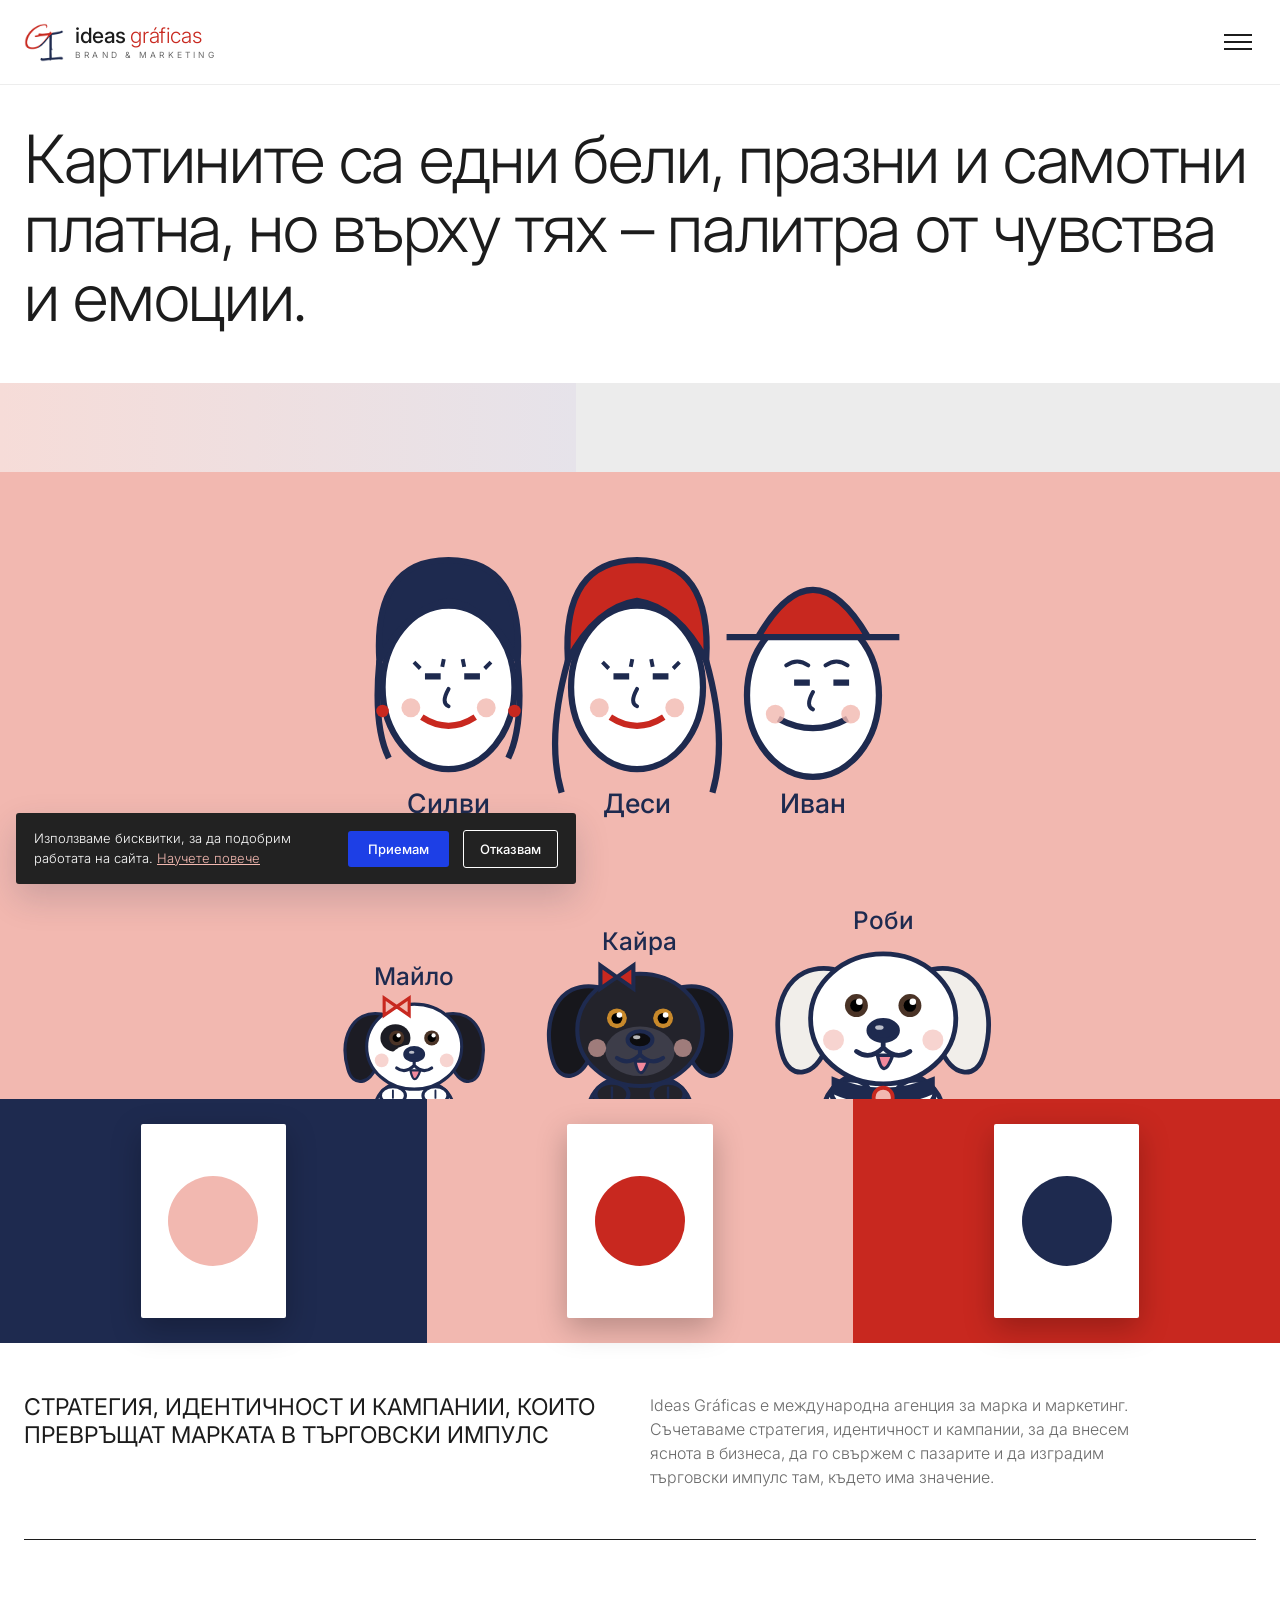
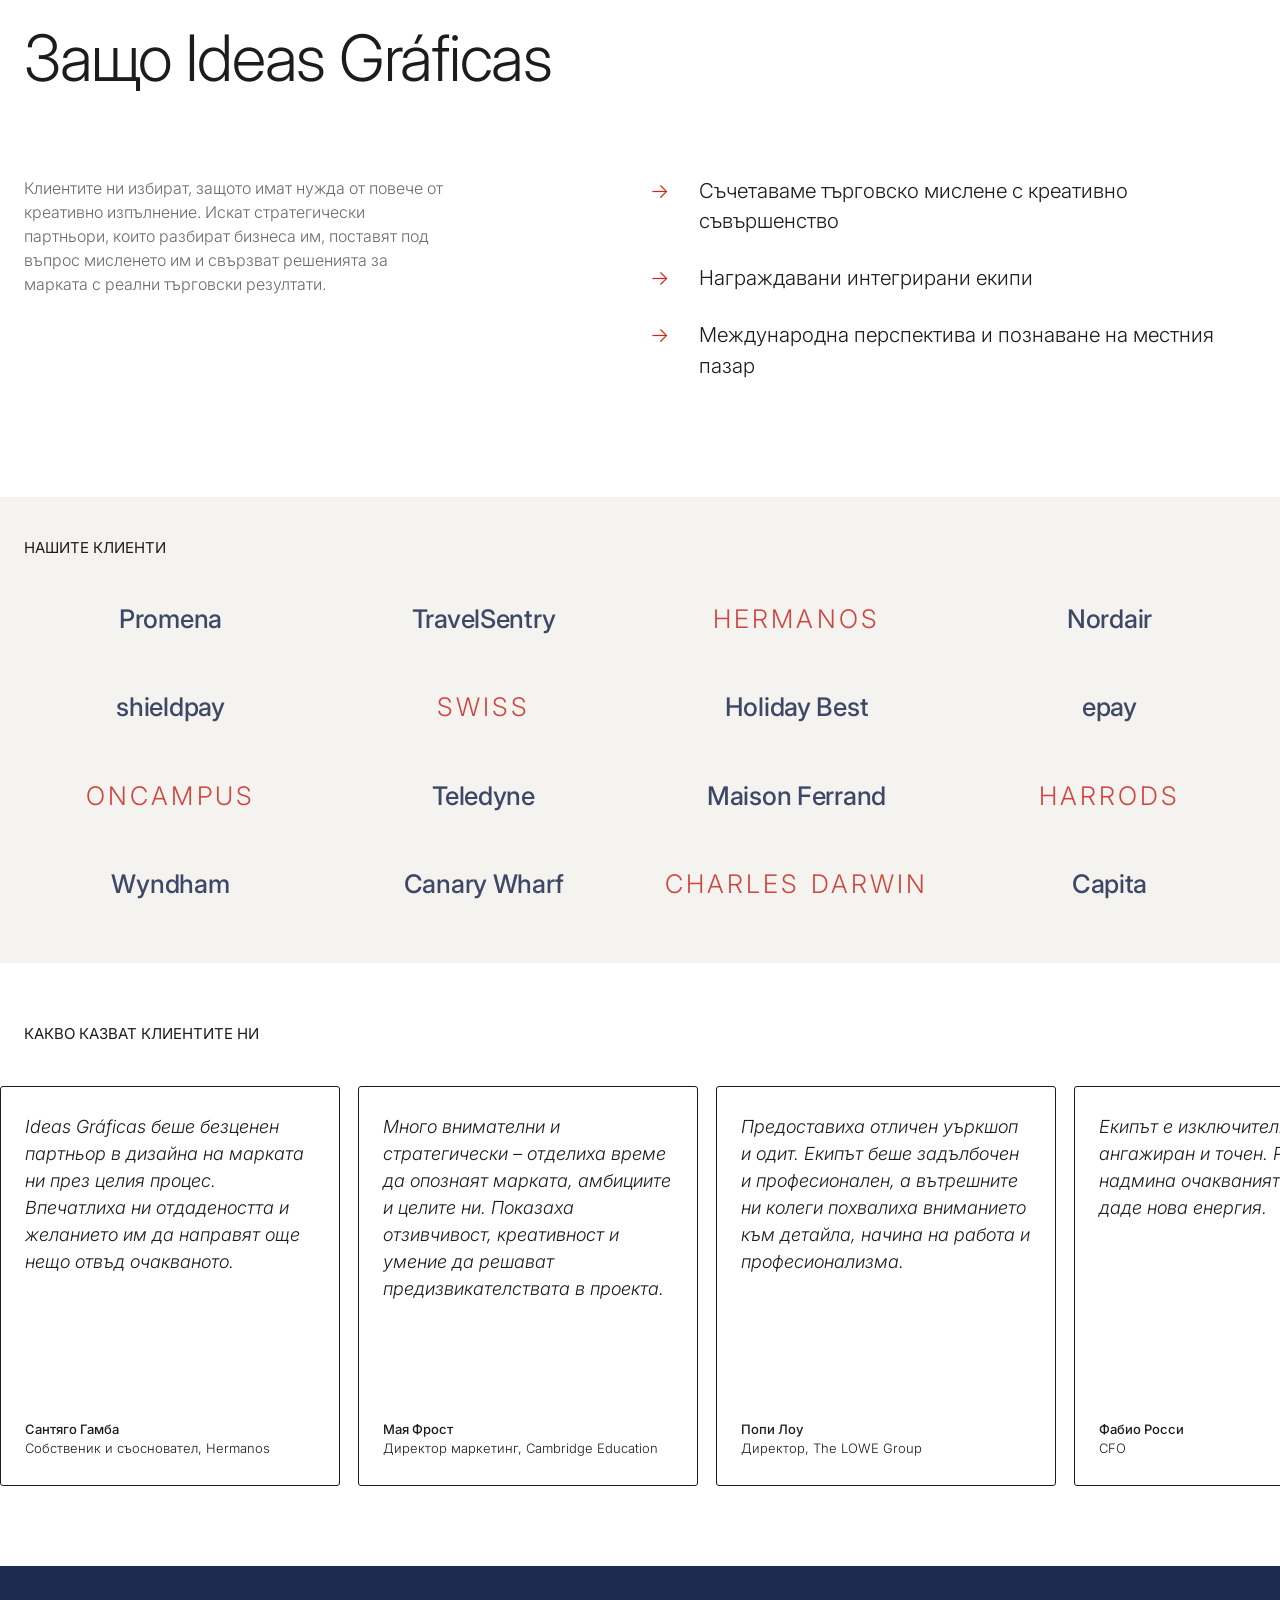
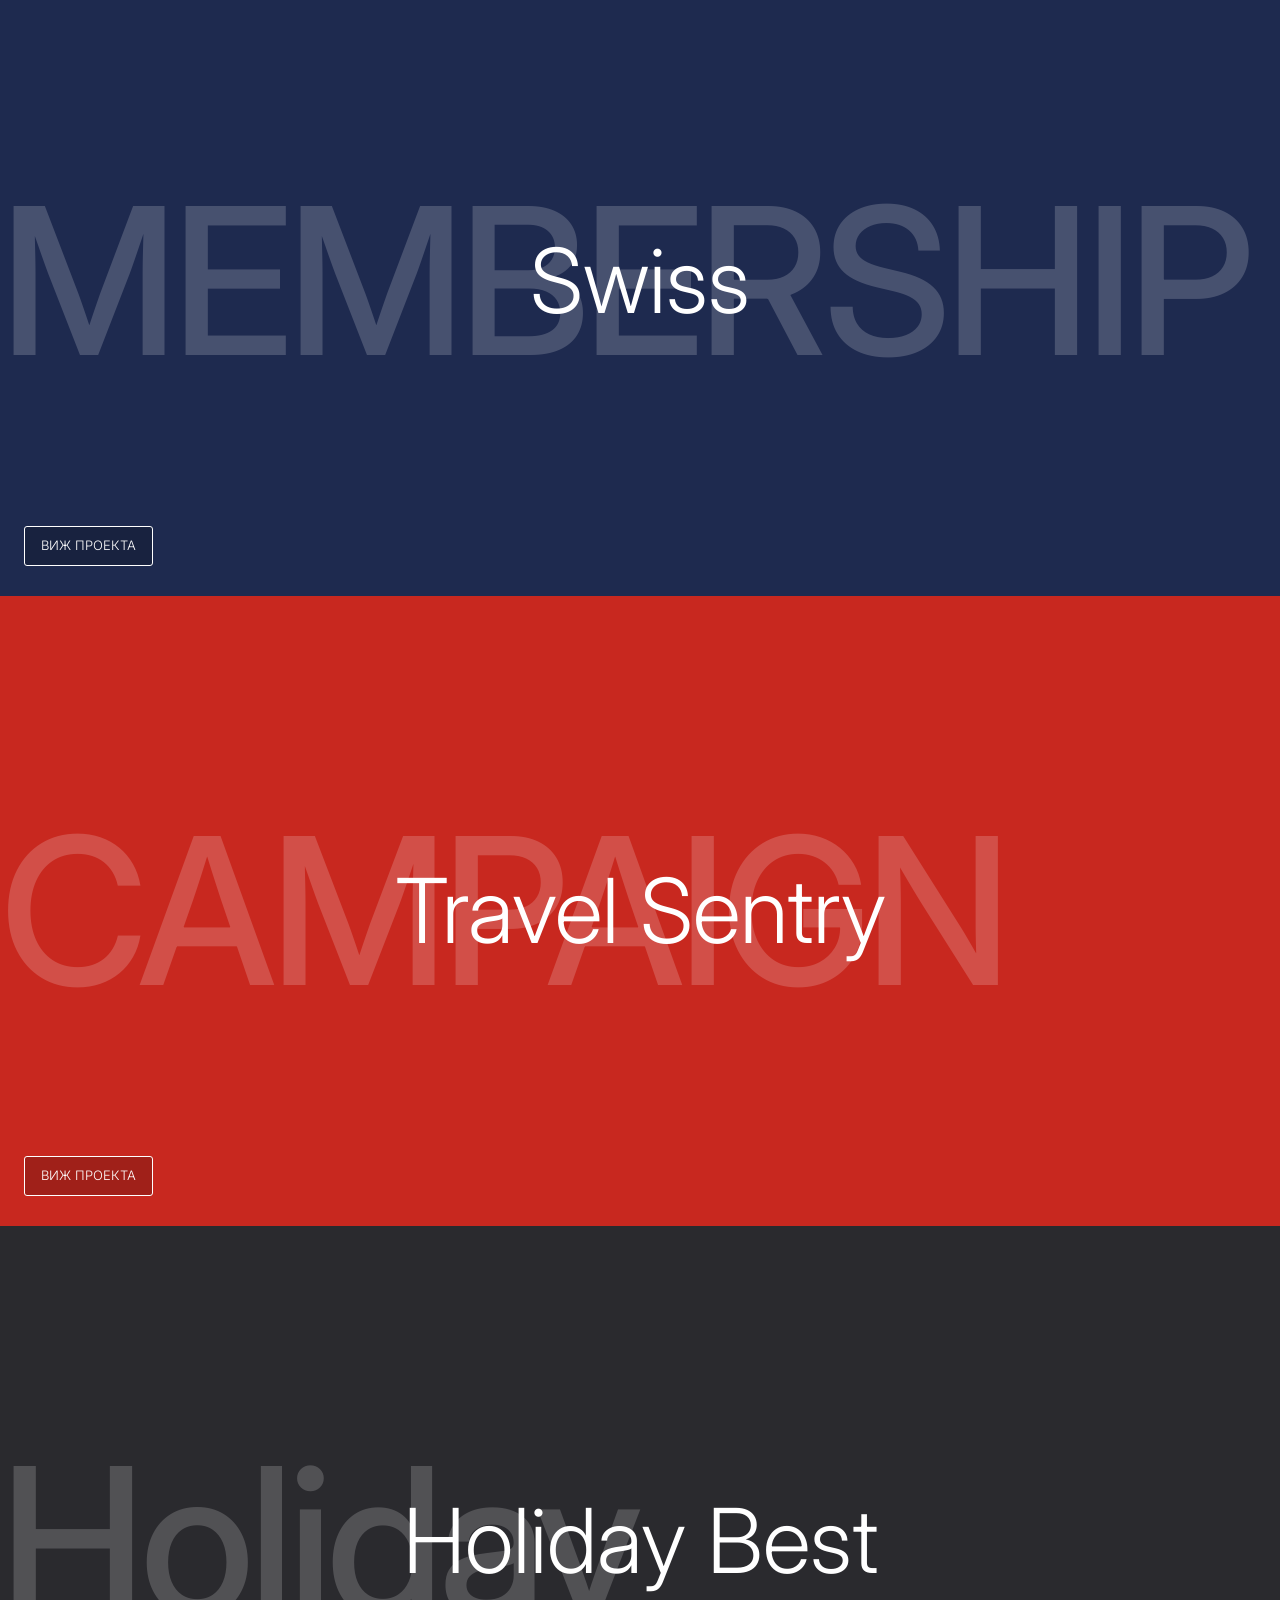
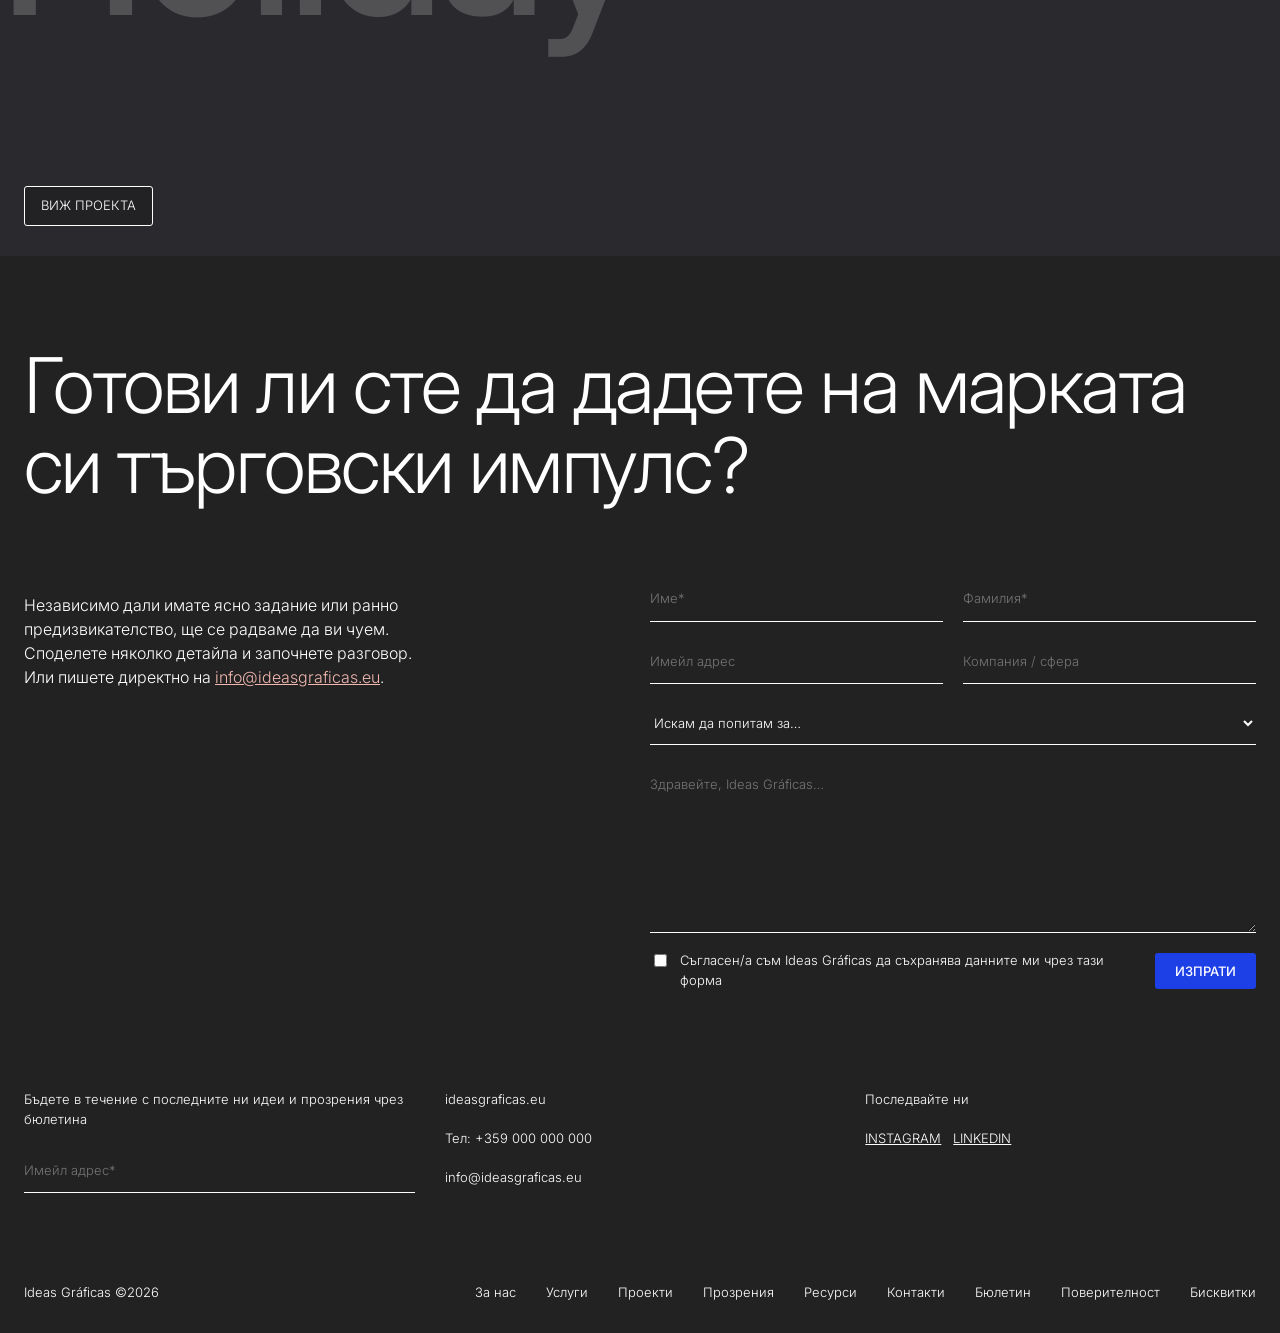
<file: index.html>
<!DOCTYPE html>
<html lang="bg"><head><meta charset="utf-8">
<meta name="viewport" content="width=device-width, initial-scale=1, viewport-fit=cover">
<title>Ideas Gráficas – Идентичност, кампании и маркетинг за вашата марка</title>
<meta name="description" content="Ideas Gráficas е агенция за марка и маркетинг: стратегия, идентичност, дизайн и кампании, които превръщат марката в търговски импулс.">
<meta name="theme-color" content="#1E2A4F">
<meta property="og:type" content="website"><meta property="og:title" content="Ideas Gráficas – марка и маркетинг"><meta property="og:description" content="Стратегия, идентичност и кампании, които превръщат марката в търговски импулс."><meta property="og:url" content="https://ideasgraficas.eu/">
<link rel="canonical" href="https://ideasgraficas.eu/"><link rel="icon" href="favicon.png" type="image/png">
<script type="application/ld+json">{"@context":"https://schema.org","@type":"Organization","name":"Ideas Gráficas","url":"https://ideasgraficas.eu","email":"info@ideasgraficas.eu"}</script>
<link href="https://fonts.googleapis.com/css2?family=Inter:wght@300;400;500&display=swap" rel="stylesheet">
<link rel="stylesheet" href="css/style.css"></head><body>
<header><a class="logo" href="#"><i class="mark" aria-hidden="true"></i><span><em>ideas <b>gráficas</b></em><small>Brand &amp; Marketing</small></span></a><button class="burger" aria-label="Меню" aria-expanded="false" aria-controls="menu" onclick="m(1)"><i></i><i></i><i></i></button></header>
<div id="menu"><button class="x" onclick="m(0)" aria-label="Затвори">×</button>
<div class="mg"><nav class="l"><a href="#" onclick="m(0)">За нас</a><a href="#proekti" onclick="m(0)">Проекти</a><a href="#resursi" onclick="m(0)">Прозрения</a><a href="#kontakt" onclick="m(0)">Контакти</a><a href="#resursi" onclick="m(0)">Ресурси</a></nav>
<div class="cols"><div><h4>Стратегия</h4><a href="#">Марков курс</a><a href="#">Позициониране</a><a href="#">Наименуване</a><a href="#">Послания</a><a href="#">Тон на комуникация</a><a href="#">Марково изживяване</a><a href="#">Employer branding</a></div>
<div><h4>Дизайн</h4><a href="#">Идентичност и дизайн</a><a href="#">Фирмени материали</a><a href="#">Дизайн на опаковки</a><a href="#">Визуален стил</a><a href="#">Уеб дизайн</a><a href="#">Кампании</a></div>
<div><h4>Маркетинг</h4><a href="#">Международен маркетинг</a><a href="#">Дигитален маркетинг</a><a href="#">Маркетинг по акаунти</a><a href="#">Медия планиране</a><a href="#">Анализ на аудиторията</a><a href="#">Съдържание</a><a href="#">Копирайтинг</a><a href="#">Преводи</a></div></div></div>
<div class="menuimg"><div class="bag"><i class="mark"></i>IDEAS<br>GRÁFICAS</div></div></div>

<main id="home"><div class="w"><h1 style="font-size:clamp(28px,5.2vw,82px)">Картините са едни бели, празни и самотни платна, но върху тях – палитра от чувства и емоции.</h1></div>
<div class="hero0"></div><div class="hero2"><svg viewBox="-48 0 400 220"><g fill="none" stroke="#1E2A4F" stroke-width="4"><ellipse cx="30" cy="125" rx="42" ry="52" fill="#fff"/><path d="M-14 108q-4-64 44-64q48 0 44 64q-18-34-44-38q-26 4-44 38Z" fill="#1E2A4F"/><path d="M-14 108q-4 42 6 62M74 108q4 42-6 62"/><path d="M13 144q17 11 34 0" stroke="#C8281F"/><path d="M15 118h10M40 118h10"/><path d="M12 113l-4-4M26 112l1-5M40 112l-1-5M53 113l4-4" stroke-width="2.5"/><circle cx="-12" cy="140" r="4" fill="#C8281F" stroke="none"/><circle cx="72" cy="140" r="4" fill="#C8281F" stroke="none"/><ellipse cx="150" cy="125" rx="42" ry="52" fill="#fff"/><path d="M106 108q-4-64 44-64q48 0 44 64q-18-34-44-38q-26 4-44 38Z" fill="#C8281F"/><path d="M106 108q-14 50-4 84M194 108q14 50 4 84"/><path d="M133 144q17 11 34 0" stroke="#C8281F"/><path d="M132 113l-4-4M146 112l1-5M160 112l-1-5M173 113l4-4" stroke-width="2.5"/><ellipse cx="262" cy="130" rx="42" ry="52" fill="#fff"/><path d="M207 93h110M227 93q35-60 70 0" fill="#C8281F"/><path d="M240 145q22 12 44 0"/><path d="M135 118h10M160 118h10M250 122h10M275 122h10"/></g><g stroke="none" fill="#F2B8B0" opacity=".8"><circle cx="6" cy="138" r="6"/><circle cx="54" cy="138" r="6"/><circle cx="126" cy="138" r="6"/><circle cx="174" cy="138" r="6"/><circle cx="238" cy="142" r="6"/><circle cx="286" cy="142" r="6"/></g><path d="M30 126q-5 9 0 11M150 126q-5 9 0 11M262 128q-5 9 0 11M245 111q7-5 14 0M270 111q7-5 14 0" fill="none" stroke="#1E2A4F" stroke-width="2.5" stroke-linecap="round"/><g fill="#1E2A4F" font-family="Inter,Arial,sans-serif" font-size="17" font-weight="500" text-anchor="middle"><text x="30" y="205">Силви</text><text x="150" y="205">Деси</text><text x="262" y="205">Иван</text></g></svg><svg style="display:none" viewBox="0 0 300 200"><g fill="none" stroke="#1E2A4F" stroke-width="5"><circle cx="105" cy="105" r="48" fill="#F2B8B0"/><circle cx="195" cy="105" r="48" fill="#F2B8B0"/><path d="M45 70h120M135 70h120"/><path d="M85 125q20 15 40 0M175 125q20 15 40 0"/></g><circle cx="90" cy="100" r="5" fill="#C8281F"/><circle cx="120" cy="100" r="5" fill="#C8281F"/><circle cx="180" cy="100" r="5" fill="#C8281F"/><circle cx="210" cy="100" r="5" fill="#C8281F"/></svg></div>
<div class="pups"><svg viewBox="0 0 600 140" preserveAspectRatio="xMidYMax meet" role="img" aria-label="Майло, Кайра и Роби"><defs><g id="pp" stroke="#1E2A4F" stroke-width="2.5" stroke-linejoin="round" stroke-linecap="round"><ellipse cy="6" rx="31" ry="22" fill="var(--c)"/><path d="M-26 -68C-50 -72 -60 -48 -53 -24C-49 -9 -35 -12 -30 -27Z" fill="var(--e)"/><path d="M26 -68C50 -72 60 -48 53 -24C49 -9 35 -12 30 -27Z" fill="var(--e)"/><ellipse cy="-42" rx="38" ry="34" fill="var(--c)"/><ellipse cx="-15" cy="-49" rx="12" ry="11" fill="var(--p,none)" stroke="none"/><ellipse cy="-29" rx="21" ry="15" fill="var(--m)" stroke="none"/><circle cx="-26" cy="-31" r="5.5" fill="#F2B8B0" opacity=".6" stroke="none"/><circle cx="26" cy="-31" r="5.5" fill="#F2B8B0" opacity=".6" stroke="none"/><g stroke="none"><circle cx="-14" cy="-49" r="6" fill="var(--i)"/><circle cx="14" cy="-49" r="6" fill="var(--i)"/><circle cx="-14" cy="-49" r="3.3" fill="#000"/><circle cx="14" cy="-49" r="3.3" fill="#000"/><circle cx="-12.5" cy="-51" r="1.7" fill="#fff"/><circle cx="15.5" cy="-51" r="1.7" fill="#fff"/></g><path d="M-3 -23q3 14 8 0z" fill="#F2889b" stroke-width="1.8"/><path d="M0 -33v6M0 -27q-7 7-14 2M0 -27q7 7 14 2" fill="none"/><ellipse cy="-36" rx="7.5" ry="5.2" fill="var(--n,#1E2A4F)"/><ellipse cx="-2" cy="-37.5" rx="2.2" ry="1.2" fill="#fff" stroke="none" opacity=".7"/><ellipse cx="-17" cy="-3" rx="10" ry="7" fill="var(--c)"/><ellipse cx="17" cy="-3" rx="10" ry="7" fill="var(--c)"/><path d="M-17 -7v6M17 -7v6" stroke-width="1.5" fill="none"/></g></defs><g transform="translate(170 140) scale(.72)" style="--c:#fff;--e:#1c1c24;--m:#fff;--p:#1c1c24;--i:#4a3326"><use href="#pp"/><path d="M-14 -74l-10-7v14zM-14 -74l10-7v14z" fill="#F2B8B0" stroke="#C8281F" stroke-width="2.5"/></g><g transform="translate(300 140) scale(.95)" style="--c:#23232b;--e:#17171c;--m:#3d3d49;--i:#c8892b;--n:#0d0d10"><use href="#pp"/><path d="M-14 -74l-10-7v14zM-14 -74l10-7v14z" fill="#C8281F" stroke="#1E2A4F" stroke-width="2.5"/></g><g transform="translate(440 140) scale(1.1)" style="--c:#fff;--e:#f1eeea;--m:#fff;--i:#4a3326"><use href="#pp"/><path d="M-27 -12q27 12 54 0v9q-27 12-54 0z" fill="#1E2A4F"/><circle cy="-1" r="5" fill="#F2B8B0" stroke="#C8281F" stroke-width="2"/></g><g font-family="Inter,Arial,sans-serif" font-size="14" font-weight="500" fill="#1E2A4F" text-anchor="middle"><text x="170" y="74">Майло</text><text x="300" y="54">Кайра</text><text x="440" y="42">Роби</text></g></svg></div>
<div class="band"><div class="a"><i></i></div><div class="b"><i></i></div><div class="c"><i></i></div></div>
<div class="w"><div class="intro"><h2>Стратегия, идентичност и кампании, които превръщат марката в търговски импулс</h2><p>Ideas Gráficas е международна агенция за марка и маркетинг. Съчетаваме стратегия, идентичност и кампании, за да внесем яснота в бизнеса, да го свържем с пазарите и да изградим търговски импулс там, където има значение.</p></div>
<section class="why"><h2>Защо Ideas Gráficas</h2><div class="wg"><p>Клиентите ни избират, защото имат нужда от повече от креативно изпълнение. Искат стратегически партньори, които разбират бизнеса им, поставят под въпрос мисленето им и свързват решенията за марката с реални търговски резултати.</p><ul><li>Съчетаваме търговско мислене с креативно съвършенство</li><li>Награждавани интегрирани екипи</li><li>Международна перспектива и познаване на местния пазар</li></ul></div></section></div>
<section class="cl"><h3>Нашите клиенти</h3><div class="logos"><span>Promena</span><span>TravelSentry</span><span>Hermanos</span><span>Nordair</span><span>shieldpay</span><span>Swiss</span><span>Holiday Best</span><span>epay</span><span>OnCampus</span><span>Teledyne</span><span>Maison Ferrand</span><span>Harrods</span><span>Wyndham</span><span>Canary Wharf</span><span>Charles Darwin</span><span>Capita</span></div></section>
<section class="tt"><h3>Какво казват клиентите ни</h3><div class="sc">
<blockquote>Ideas Gráficas беше безценен партньор в дизайна на марката ни през целия процес. Впечатлиха ни отдадеността и желанието им да направят още нещо отвъд очакваното.<cite><b>Сантяго Гамба</b>Собственик и съосновател, Hermanos</cite></blockquote>
<blockquote>Много внимателни и стратегически – отделиха време да опознаят марката, амбициите и целите ни. Показаха отзивчивост, креативност и умение да решават предизвикателствата в проекта.<cite><b>Мая Фрост</b>Директор маркетинг, Cambridge Education</cite></blockquote>
<blockquote>Предоставиха отличен уъркшоп и одит. Екипът беше задълбочен и професионален, а вътрешните ни колеги похвалиха вниманието към детайла, начина на работа и професионализма.<cite><b>Попи Лоу</b>Директор, The LOWE Group</cite></blockquote>
<blockquote>Екипът е изключително ангажиран и точен. Резултатът надмина очакванията ни и ни даде нова енергия.<cite><b>Фабио Росси</b>CFO</cite></blockquote></div></section>
<section id="proekti"><div class="pj p1"><div class="bg">MEMBERSHIP</div><h2>Swiss</h2><a class="btn" href="#">Виж проекта</a></div>
<div class="pj p2"><div class="bg">CAMPAIGN</div><h2>Travel Sentry</h2><a class="btn" href="#">Виж проекта</a></div>
<div class="pj p3"><div class="bg">Holiday</div><h2>Holiday Best</h2><a class="btn" href="#">Виж проекта</a></div></section></main>

<main id="res"><div class="w res"><p class="lab" style="margin-top:50px">Ресурси</p><h1 style="margin-top:20px">Полезни идеи, преди да станат очевидни.</h1>
<div class="intro" style="border-bottom:1px solid var(--line)"><h2>Доклади и гледни точки за марки, пред които стои следващото</h2><p>Гледаме отвъд следващия тренд и питаме какво наистина се променя, защо е важно и какво могат да направят марките, за да останат полезни, надеждни и напред.</p></div>
<div class="filt"><div>Всички категории ↓</div><div></div><div style="text-align:right">→</div></div>
<div class="cards">
<div class="card"><div class="im k1"><span>Идентичност</span><span>Послания</span><span>Стратегия</span><span>Опаковки</span></div><div class="m"><span>29.06.26</span><span>3 мин четене</span></div><h3>Защо всички мислят, че марката ти е измама</h3></div>
<div class="card"><div class="im k2"><span>Идентичност</span><span>Послания</span><span>Стратегия</span><span>Опаковки</span></div><div class="m"><span>29.06.26</span><span>2 мин четене</span></div><h3>Спри да продаваш кафе. Започни да притежаваш моменти.</h3></div>
<div class="card"><div class="im k3"><span>Идентичност</span><span>Послания</span><span>Стратегия</span><span>Опаковки</span></div><div class="m"><span>23.04.26</span><span>2 мин четене</span></div><h3>Спри да обясняваш. Започни да значиш нещо.</h3></div>
<div class="card"><div class="im"><span>Стратегия</span></div><div class="m"><span>11.02.26</span><span>3 мин четене</span></div><h3>Futures: продукти за свят, който купува по-малко</h3></div>
<div class="card"><div class="im"><span>Стратегия</span></div><div class="m"><span>03.02.26</span><span>3 мин четене</span></div><h3>Какво се случва, когато хората купуват по-малко?</h3></div>
<div class="card"><div class="im"><span>Стратегия</span></div><div class="m"><span>18.11.25</span><span>3 мин четене</span></div><h3>Futures: оформяне на следващата ера в пътуванията</h3></div></div>
<div class="pg"><span>←</span><span class="on">1</span><span>2</span><span>→</span></div></div></main>

<section class="cta" id="kontakt"><h2>Готови ли сте да дадете на марката си търговски импулс?</h2>
<div class="cg"><p style="max-width:420px">Независимо дали имате ясно задание или ранно предизвикателство, ще се радваме да ви чуем. Споделете няколко детайла и започнете разговор. Или пишете директно на <a href="mailto:info@ideasgraficas.eu">info@ideasgraficas.eu</a>.</p>
<form onsubmit="event.preventDefault();this.querySelector('.send').textContent='Изпратено ✓'"><input placeholder="Име*" required><input placeholder="Фамилия*" required><input type="email" placeholder="Имейл адрес"><input placeholder="Компания / сфера">
<select class="full"><option>Искам да попитам за…</option><option>Стратегия</option><option>Дизайн</option><option>Маркетинг</option></select>
<textarea placeholder="Здравейте, Ideas Gráficas…"></textarea>
<div class="full" style="display:flex;justify-content:space-between;gap:20px;align-items:center"><label class="c"><input type="checkbox" required> Съгласен/а съм Ideas Gráficas да съхранява данните ми чрез тази форма</label><button class="send">ИЗПРАТИ</button></div></form></div></section>
<div id="ck" role="dialog" aria-label="Бисквитки"><p>Използваме бисквитки, за да подобрим работата на сайта. <a href="#">Научете повече</a></p><button class="send" onclick="ck()">Приемам</button><button class="ghost" onclick="ck()">Отказвам</button></div>
<footer><div class="fg"><div>Бъдете в течение с последните ни идеи и прозрения чрез бюлетина<br><br><input type="email" placeholder="Имейл адрес*"></div><div>ideasgraficas.eu<br><br>Тел: +359 000 000 000<br><br>info@ideasgraficas.eu</div><div>Последвайте ни<br><br><a href="#">INSTAGRAM</a> &nbsp; <a href="#">LINKEDIN</a></div></div>
<div class="fl"><span>Ideas Gráficas ©2026</span><div><a href="#">За нас</a><a href="#">Услуги</a><a href="#proekti">Проекти</a><a href="#resursi">Прозрения</a><a href="#resursi">Ресурси</a><a href="#kontakt">Контакти</a><a href="#">Бюлетин</a><a href="#">Поверителност</a><a href="#">Бисквитки</a></div></div></footer>
<script src="js/main.js" defer></script></body></html>
</file>
<file: css/style.css>
:root{--pink:#F2B8B0;--red:#C8281F;--navy:#1E2A4F;--bg:#fff;--ink:#1c1c1c;--soft:#F5F3EF;--mut:#6b6b6b;--dark:#222;--line:#1c1c1c;box-sizing:border-box;padding-top:env(safe-area-inset-top,0px);padding-bottom:env(safe-area-inset-bottom,0px)}
@media (prefers-color-scheme:dark){:root:not([data-theme="light"]){color-scheme:dark;--bg:#14161d;--ink:#f1eeea;--soft:#1c1f29;--mut:#a9a7a3;--line:#f1eeea}}
html{scroll-padding-top:env(safe-area-inset-top,0px)}
*{box-sizing:border-box}body{margin:0;background:var(--bg);color:var(--ink);font:300 16px/1.5 Inter,system-ui,Arial,sans-serif}
a{color:inherit}.w{padding:0 24px;max-width:1500px;margin:auto}
header{display:flex;justify-content:space-between;align-items:center;padding:22px 24px}
.logo{font-size:22px;font-weight:400;text-decoration:none}.logo b{color:var(--red);font-weight:400}
.burger{background:none;border:0;cursor:pointer;width:36px;height:28px;position:relative;color:var(--ink)}
.burger i{position:absolute;left:4px;right:4px;height:1.5px;background:currentColor}.burger i:nth-child(1){top:6px}.burger i:nth-child(2){top:13px}.burger i:nth-child(3){top:20px}
#menu{position:fixed;inset:0;background:#222;color:#fff;z-index:50;display:none;overflow:auto}
#menu.on{display:block}
#menu .x{position:absolute;right:24px;top:20px;background:none;border:0;color:#fff;font-size:30px;cursor:pointer}
.mg{display:grid;grid-template-columns:minmax(200px,1fr) 3fr;min-height:260px}
.mg nav.l{background:rgba(0,0,0,.28);padding:30px 24px;display:flex;flex-direction:column;gap:20px}
.mg nav.l a{font-size:26px;text-decoration:none;font-weight:400}
.cols{display:grid;grid-template-columns:repeat(3,1fr);gap:20px;padding:44px 40px}
.cols h4{margin:0 0 18px;font-weight:400;font-size:17px;color:var(--pink)}.cols a{display:block;font-size:14px;margin-bottom:12px;text-decoration:none;opacity:.9}
.menuimg{height:clamp(200px,40vw,420px);background:#c9a98f;display:flex;align-items:center;justify-content:center}.bag{background:var(--pink);color:var(--red);padding:40px 50px;transform:rotate(-8deg);font-weight:500;letter-spacing:.1em;text-align:center;box-shadow:0 20px 40px rgba(0,0,0,.25)}
h1{font-weight:300;font-size:clamp(40px,7.2vw,112px);line-height:1.04;letter-spacing:-.02em;margin:40px 0 50px}
.band i{background:#fff!important;width:34%!important;box-shadow:0 10px 30px rgba(0,0,0,.25);padding:0!important}.band i:after{content:"";width:62%;aspect-ratio:1;border-radius:50%;margin:auto}.band .a i:after{background:var(--pink)}.band .b i:after{background:var(--red)}.band .c i:after{background:var(--navy)}.hero0{height:clamp(50px,7vw,100px);background:linear-gradient(90deg,#f6dcd8,#e6e3ea 45%,#ececec 45%)}.band{display:grid;grid-template-columns:repeat(3,1fr);height:clamp(130px,19vw,280px)}.band i{background:#f2efe8;color:#1c1c1c;width:36%;aspect-ratio:3/4;font-size:clamp(7px,1.1vw,14px);padding:8px;display:flex;align-items:flex-start;line-height:1.1}.band .a{background:var(--navy)!important;color:#fff!important}.band .b{background:var(--pink)!important}.band .c{background:var(--red)!important}
.band div{display:flex;align-items:center;justify-content:center;font-size:clamp(14px,2vw,28px);color:#fff}
.band .a{background:var(--pink);color:var(--navy)}.band .b{background:var(--red)}.band .c{background:var(--navy)}
.hero2{height:clamp(200px,30vw,440px);background:var(--pink);display:flex;align-items:center;justify-content:center;position:relative;overflow:hidden}
.hero2 svg{height:90%}
.intro{display:grid;grid-template-columns:1fr 1fr;gap:40px;padding:50px 0;border-bottom:1px solid var(--line)}
.intro h2{font-weight:400;font-size:clamp(18px,1.8vw,26px);text-transform:uppercase;margin:0;line-height:1.25}.intro p{margin:0;color:var(--mut);max-width:520px}
.why{padding:70px 0 90px}.why h2{font-size:clamp(36px,5vw,76px);font-weight:300;margin:0 0 70px;letter-spacing:-.02em}
.wg{display:grid;grid-template-columns:1fr 1fr;gap:40px}.wg p{color:var(--mut);max-width:420px;margin:0}
.wg ul{list-style:none;margin:0;padding:0}.wg li{display:flex;gap:30px;font-size:clamp(17px,1.6vw,22px);margin-bottom:26px;font-weight:300}.wg li:before{content:"→";color:var(--red)}
.cl{background:var(--soft);padding:40px 24px 60px}.cl h3,.tt h3{font-weight:400;font-size:15px;text-transform:uppercase;margin:0 0 40px}
.logos{display:grid;grid-template-columns:repeat(4,1fr);gap:50px 20px;align-items:center;text-align:center}
.logos span{font-size:clamp(16px,2vw,28px);font-weight:500;letter-spacing:-.01em;color:var(--navy)}
@media (prefers-color-scheme:dark){:root:not([data-theme="light"]) .logos span{color:var(--pink)}}
.logos span:nth-child(3n){color:var(--red);font-weight:300;letter-spacing:.12em;text-transform:uppercase}
.tt{padding:60px 0 70px}.tt h3{padding:0 24px}
.sc{display:flex;gap:18px;overflow-x:auto;padding:0 24px 10px;scroll-snap-type:x mandatory}
.sc blockquote{flex:0 0 min(340px,80vw);margin:0;border:1px solid var(--line);padding:26px 24px;min-height:400px;display:flex;flex-direction:column;justify-content:space-between;font-style:italic;font-size:18px;scroll-snap-align:start}
.sc cite{font-style:normal;font-size:13px;display:block}.sc cite b{font-weight:500;display:block}
.pj{position:relative;min-height:70vh;display:flex;align-items:center;justify-content:center;color:#fff;text-align:center;overflow:hidden}
.pj h2{font-size:clamp(46px,7vw,100px);font-weight:300;margin:0;position:relative;z-index:2}
.pj .bg{position:absolute;inset:0;font-size:clamp(70px,16vw,240px);font-weight:500;opacity:.18;display:flex;align-items:center;white-space:nowrap;letter-spacing:-.03em}
.pj .btn{position:absolute;left:24px;bottom:30px;z-index:2}
.btn{border:1px solid currentColor;padding:9px 16px;font-size:13px;text-transform:uppercase;text-decoration:none;background:rgba(0,0,0,.2);color:inherit}
.p1{background:var(--navy)}.p2{background:var(--red)}.p3{background:#2a2a2e}
.cta{background:var(--dark);color:#fff;padding:90px 24px 40px}
.cta h2{font-size:clamp(40px,6vw,92px);font-weight:300;margin:0 0 70px;letter-spacing:-.02em;line-height:1.05}
.cg{display:grid;grid-template-columns:1fr 1fr;gap:40px}.cg p a{color:var(--pink)}
form{display:grid;grid-template-columns:1fr 1fr;gap:18px 20px}
input,select,textarea{background:none;border:0;border-bottom:1px solid #fff;color:#fff;padding:12px 0;font:inherit;font-size:13px;width:100%}
select option{color:#000}textarea{grid-column:1/-1;min-height:170px}.full{grid-column:1/-1}
.send{background:#1d3fe6;color:#fff;border:0;padding:10px 20px;cursor:pointer;font:500 13px Inter;width:auto}
label.c{font-size:13px;display:flex;gap:10px;align-items:flex-start;width:auto}label.c input{width:auto}
footer{background:var(--dark);color:#fff;padding:60px 24px 30px;font-size:13px}
.fg{display:grid;grid-template-columns:1fr 1fr 1fr;gap:30px;margin-bottom:90px}
.fg input{border-bottom:1px solid #fff}.fl{display:flex;flex-wrap:wrap;gap:30px;justify-content:space-between;align-items:flex-end}.fl div{display:flex;gap:30px;flex-wrap:wrap}.fl a{text-decoration:none}
.res h1{margin-bottom:40px}.res .lab{font-size:clamp(20px,2vw,28px);text-transform:uppercase;font-weight:400;margin:0 0 6px}
.filt{display:grid;grid-template-columns:1fr 1fr 1fr;gap:20px;margin:60px 0 40px}.filt div{border-bottom:1px solid var(--line);padding:10px 0;text-transform:uppercase;font-size:15px;color:var(--mut)}
.cards{display:grid;grid-template-columns:repeat(3,1fr);gap:20px 18px}
.card .im{aspect-ratio:1/1.05;background:var(--soft);display:flex;flex-direction:column;justify-content:flex-end;gap:8px;padding:24px;align-items:flex-start;flex-wrap:wrap;flex-direction:row;align-content:flex-end}
.card .im span{background:#9a9a9a;color:#fff;font-size:11px;text-transform:uppercase;padding:7px 12px}

.card .m{display:flex;justify-content:space-between;font-size:12px;color:var(--mut);margin:14px 0 6px;text-transform:uppercase}
.card h3{margin:0 0 30px;font-weight:400;font-size:19px;text-transform:uppercase;line-height:1.25}
.pg{display:flex;gap:10px;margin:30px 0 80px}.pg span{border:1px solid var(--line);width:34px;height:34px;display:flex;align-items:center;justify-content:center;font-size:13px}.pg .on{background:#000;color:#fff}
#res{display:none}body.r #res{display:block}body.r #home{display:none}
:root{--shadow:0 14px 34px rgba(30,42,79,.18);--ease:.25s ease;--radius:3px}html{scroll-behavior:smooth}header{position:sticky;top:0;z-index:20;background:color-mix(in srgb,var(--bg) 88%,transparent);backdrop-filter:blur(12px);border-bottom:1px solid color-mix(in srgb,var(--ink) 8%,transparent)}.logo{display:flex;align-items:center;gap:11px;font-size:21px;font-weight:500;letter-spacing:-.02em;line-height:1}.logo svg{width:36px;height:36px}.logo span{display:flex;flex-direction:column}.logo em{font-style:normal}.logo b{font-weight:300}.logo small{font-size:8.5px;letter-spacing:.38em;text-transform:uppercase;font-weight:400;color:var(--mut);margin-top:5px}a,button,.card .im,.sc blockquote,.btn,input,select{transition:all var(--ease)}:focus-visible{outline:2px solid var(--red);outline-offset:3px}#ck{position:fixed;left:16px;right:16px;bottom:calc(16px + env(safe-area-inset-bottom,0px));max-width:560px;background:#222;color:#fff;padding:16px 18px;display:none;gap:14px;align-items:center;flex-wrap:wrap;z-index:60;border-radius:var(--radius);box-shadow:var(--shadow);font-size:13px}#ck.on{display:flex}#ck p{margin:0;flex:1 1 220px}#ck a{color:var(--pink)}#ck .ghost{background:none;border:1px solid #fff;color:#fff;padding:10px 16px;font:500 13px Inter;cursor:pointer;border-radius:var(--radius)}@media (prefers-reduced-motion:reduce){*{transition:none!important;scroll-behavior:auto!important}}@media print{header,#menu,#ck,.cta,footer{display:none}}.btn{border-radius:var(--radius)}.btn:hover{background:#fff;color:#111}.send{border-radius:var(--radius)}.send:hover{filter:brightness(1.15);transform:translateY(-1px)}.card:hover .im{transform:translateY(-5px);box-shadow:var(--shadow)}.sc blockquote{border-radius:var(--radius)}.sc blockquote:hover{border-color:var(--red);box-shadow:var(--shadow)}.band i{border-radius:2px}.cols a:hover,.fl a:hover{color:var(--pink)}.logos span{opacity:.85}.logos span:hover{opacity:1}.fg a{text-decoration:underline}.intro,.wg,.cg{gap:20px}@media(max-width:600px){.mg{grid-template-columns:130px 1fr}.mg nav.l{padding:70px 12px 20px}.mg nav.l a{font-size:18px}.cols{padding:60px 12px 20px;gap:10px}.cols h4{font-size:13px}.cols a{font-size:10px}.logos{gap:30px 8px}.logos span{font-size:12px}.wg li{gap:14px;font-size:14px}.wg p,.intro p{font-size:11px}.intro h2{font-size:13px}.cg p{font-size:12px}.card h3{font-size:12px}.card .im{padding:8px;gap:4px}.card .im span{font-size:7px;padding:4px 5px}.card .m{font-size:8px}.cards{gap:10px}form{gap:12px 10px}.fg{font-size:9px;gap:10px}.fl a{font-size:9px}.fl div{gap:12px}.pj .btn{left:16px}}
.mark{display:block;width:40px;height:40px;flex:none;background:linear-gradient(135deg,#C8281F 0 50%,#1E2A4F 50% 100%);-webkit-mask:url("../img/logo-mark.png") center/contain no-repeat;mask:url("../img/logo-mark.png") center/contain no-repeat}.bag .mark{width:60px;height:60px;margin:0 auto 14px}@media (prefers-color-scheme:dark){:root:not([data-theme="light"]) .logo .mark{background:linear-gradient(135deg,#F2B8B0 0 50%,#fff 50% 100%)}}.pups{background:var(--pink);height:clamp(120px,19vw,260px);display:flex}.pups svg{width:100%;height:100%;display:block}
</file>
